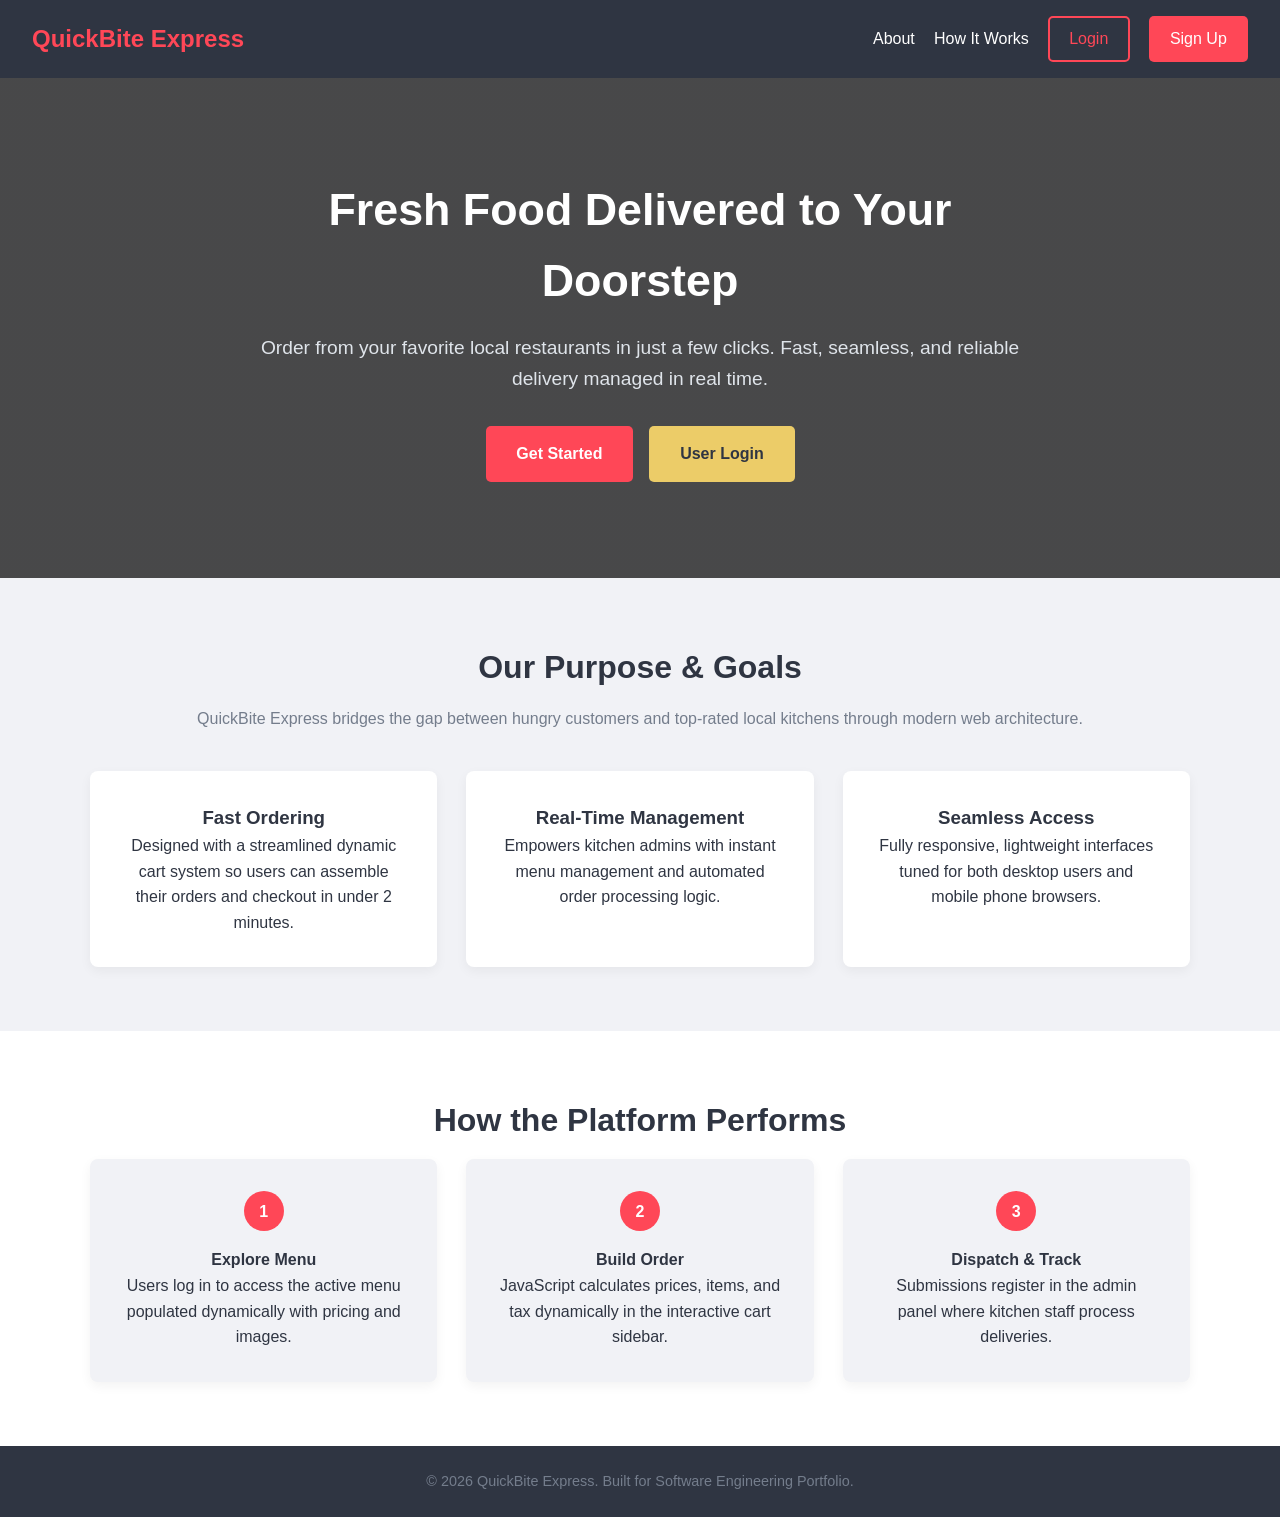
<file: index.html>
<!DOCTYPE html>
<html lang="en">
<head>
    <meta charset="UTF-8">
    <meta name="viewport" content="width=device-width, initial-scale=1.0">
    <title>QuickBite Express | Fast & Reliable Food Delivery</title>
    <link rel="stylesheet" href="style.css">
</head>
<body>

    <!-- Header Navigation -->
    <header class="navbar">
        <div class="logo">QuickBite Express</div>
        <nav class="nav-links">
            <a href="#about">About</a>
            <a href="#features">How It Works</a>
            <a href="login.html" class="btn btn-outline">Login</a>
            <a href="signup.html" class="btn btn-primary">Sign Up</a>
        </nav>
    </header>

    <!-- Hero Section -->
    <section class="hero">
        <div class="hero-content">
            <h1>Fresh Food Delivered to Your Doorstep</h1>
            <p>Order from your favorite local restaurants in just a few clicks. Fast, seamless, and reliable delivery managed in real time.</p>
            <div class="hero-buttons">
                <a href="signup.html" class="btn btn-primary btn-large">Get Started</a>
                <a href="login.html" class="btn btn-secondary btn-large">User Login</a>
            </div>
        </div>
    </section>

    <!-- About & Goals Section -->
    <section id="about" class="section">
        <div class="section-container">
            <h2>Our Purpose & Goals</h2>
            <p class="section-desc">QuickBite Express bridges the gap between hungry customers and top-rated local kitchens through modern web architecture.</p>
            
            <div class="cards-grid">
                <div class="info-card">
                    <h3>Fast Ordering</h3>
                    <p>Designed with a streamlined dynamic cart system so users can assemble their orders and checkout in under 2 minutes.</p>
                </div>
                <div class="info-card">
                    <h3>Real-Time Management</h3>
                    <p>Empowers kitchen admins with instant menu management and automated order processing logic.</p>
                </div>
                <div class="info-card">
                    <h3>Seamless Access</h3>
                    <p>Fully responsive, lightweight interfaces tuned for both desktop users and mobile phone browsers.</p>
                </div>
            </div>
        </div>
    </section>

    <!-- How It Performs Section -->
    <section id="features" class="section section-alt">
        <div class="section-container">
            <h2>How the Platform Performs</h2>
            <div class="steps-grid">
                <div class="step-card">
                    <div class="step-num">1</div>
                    <h4>Explore Menu</h4>
                    <p>Users log in to access the active menu populated dynamically with pricing and images.</p>
                </div>
                <div class="step-card">
                    <div class="step-num">2</div>
                    <h4>Build Order</h4>
                    <p>JavaScript calculates prices, items, and tax dynamically in the interactive cart sidebar.</p>
                </div>
                <div class="step-card">
                    <div class="step-num">3</div>
                    <h4>Dispatch & Track</h4>
                    <p>Submissions register in the admin panel where kitchen staff process deliveries.</p>
                </div>
            </div>
        </div>
    </section>

    <!-- Footer -->
    <footer>
        <p>&copy; 2026 QuickBite Express. Built for Software Engineering Portfolio.</p>
    </footer>

</body>
</html>
</file>
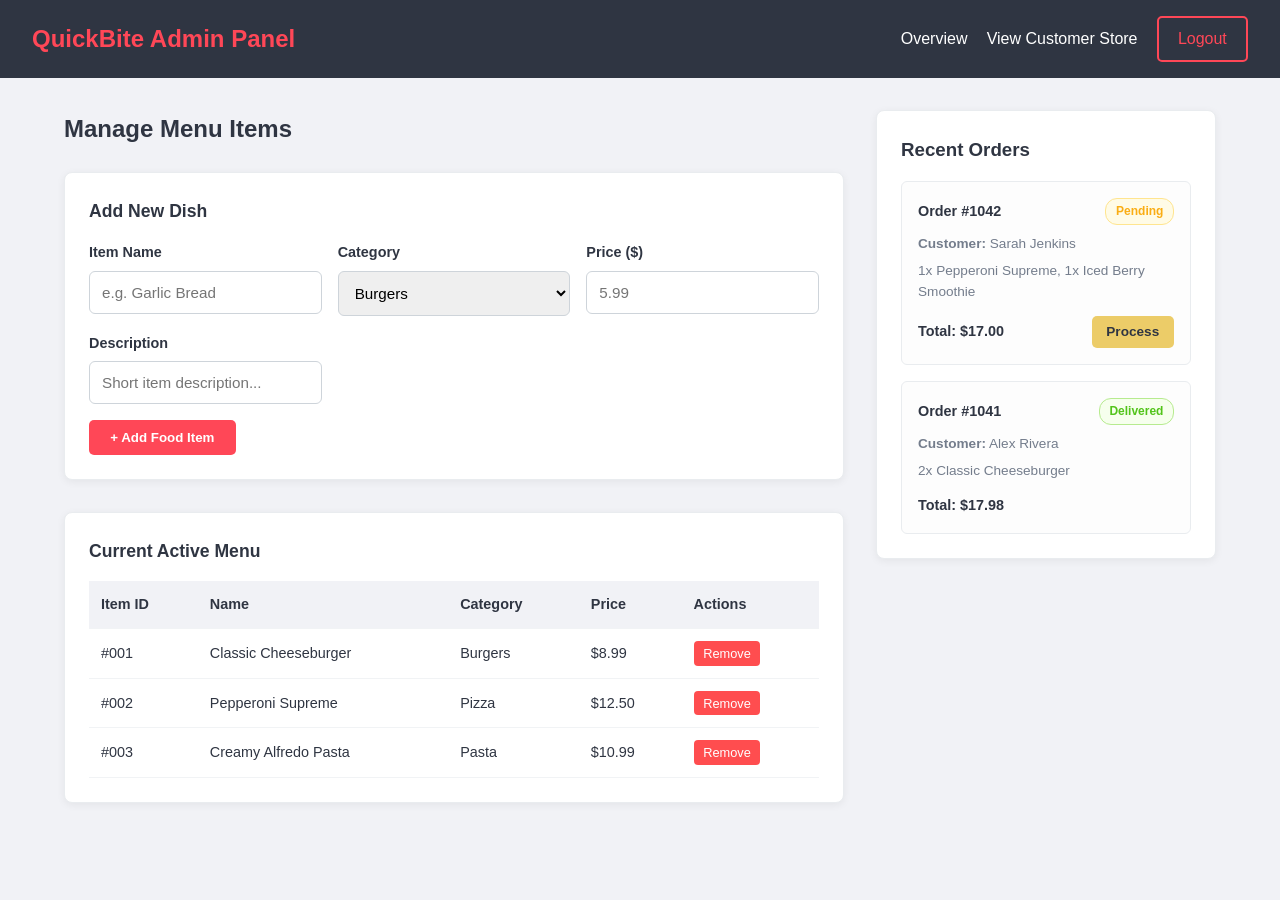
<file: admin.html>
<!DOCTYPE html>
<html lang="en">
<head>
    <meta charset="UTF-8">
    <meta name="viewport" content="width=device-width, initial-scale=1.0">
    <title>QuickBite Express | Admin Dashboard</title>
    <link rel="stylesheet" href="style.css">
</head>
<body>

    <!-- Header Navigation -->
    <header class="navbar">
        <div class="logo">QuickBite <span>Admin Panel</span></div>
        <nav class="nav-links">
            <a href="admin.html" class="active">Overview</a>
            <a href="dashboard.html" target="_blank">View Customer Store</a>
            <a href="login.html" class="btn btn-outline">Logout</a>
        </nav>
    </header>

    <main class="dashboard-container">
        
        <!-- Left Side: Add New Menu Item Form -->
        <section class="menu-section">
            <div class="menu-header">
                <h2>Manage Menu Items</h2>
            </div>

            <!-- Form to Add Food Item -->
            <form class="admin-form-card" id="add-food-form">
                <h3>Add New Dish</h3>
                <div class="form-grid">
                    <div class="form-group">
                        <label for="dish-name">Item Name</label>
                        <input type="text" id="dish-name" placeholder="e.g. Garlic Bread" required class="form-input">
                    </div>
                    <div class="form-group">
                        <label for="dish-category">Category</label>
                        <select id="dish-category" class="form-input" required>
                            <option value="Burgers">Burgers</option>
                            <option value="Pizza">Pizza</option>
                            <option value="Pasta">Pasta</option>
                            <option value="Drinks">Drinks</option>
                        </select>
                    </div>
                    <div class="form-group">
                        <label for="dish-price">Price ($)</label>
                        <input type="number" id="dish-price" step="0.01" placeholder="5.99" required class="form-input">
                    </div>
                    <div class="form-group">
                        <label for="dish-desc">Description</label>
                        <input type="text" id="dish-desc" placeholder="Short item description..." class="form-input">
                    </div>
                </div>
                <button type="submit" class="btn btn-primary mt-1">+ Add Food Item</button>
            </form>

            <!-- Active Menu Items Table -->
            <div class="table-card mt-2">
                <h3>Current Active Menu</h3>
                <table class="admin-table">
                    <thead>
                        <tr>
                            <th>Item ID</th>
                            <th>Name</th>
                            <th>Category</th>
                            <th>Price</th>
                            <th>Actions</th>
                        </tr>
                    </thead>
                    <tbody>
                        <tr>
                            <td>#001</td>
                            <td>Classic Cheeseburger</td>
                            <td>Burgers</td>
                            <td>$8.99</td>
                            <td><button class="btn-danger-sm">Remove</button></td>
                        </tr>
                        <tr>
                            <td>#002</td>
                            <td>Pepperoni Supreme</td>
                            <td>Pizza</td>
                            <td>$12.50</td>
                            <td><button class="btn-danger-sm">Remove</button></td>
                        </tr>
                        <tr>
                            <td>#003</td>
                            <td>Creamy Alfredo Pasta</td>
                            <td>Pasta</td>
                            <td>$10.99</td>
                            <td><button class="btn-danger-sm">Remove</button></td>
                        </tr>
                    </tbody>
                </table>
            </div>
        </section>

        <!-- Right Side: Recent Orders Panel -->
        <aside class="cart-sidebar">
            <h3>Recent Orders</h3>
            <div class="admin-order-list">
                
                <div class="order-card">
                    <div class="order-header">
                        <span class="order-id">Order #1042</span>
                        <span class="badge badge-pending">Pending</span>
                    </div>
                    <p class="order-customer"><strong>Customer:</strong> Sarah Jenkins</p>
                    <p class="order-items">1x Pepperoni Supreme, 1x Iced Berry Smoothie</p>
                    <div class="order-footer">
                        <span>Total: $17.00</span>
                        <button class="btn btn-sm btn-secondary">Process</button>
                    </div>
                </div>

                <div class="order-card">
                    <div class="order-header">
                        <span class="order-id">Order #1041</span>
                        <span class="badge badge-completed">Delivered</span>
                    </div>
                    <p class="order-customer"><strong>Customer:</strong> Alex Rivera</p>
                    <p class="order-items">2x Classic Cheeseburger</p>
                    <div class="order-footer">
                        <span>Total: $17.98</span>
                    </div>
                </div>

            </div>
        </aside>

    </main>

</body>
</html>
</file>
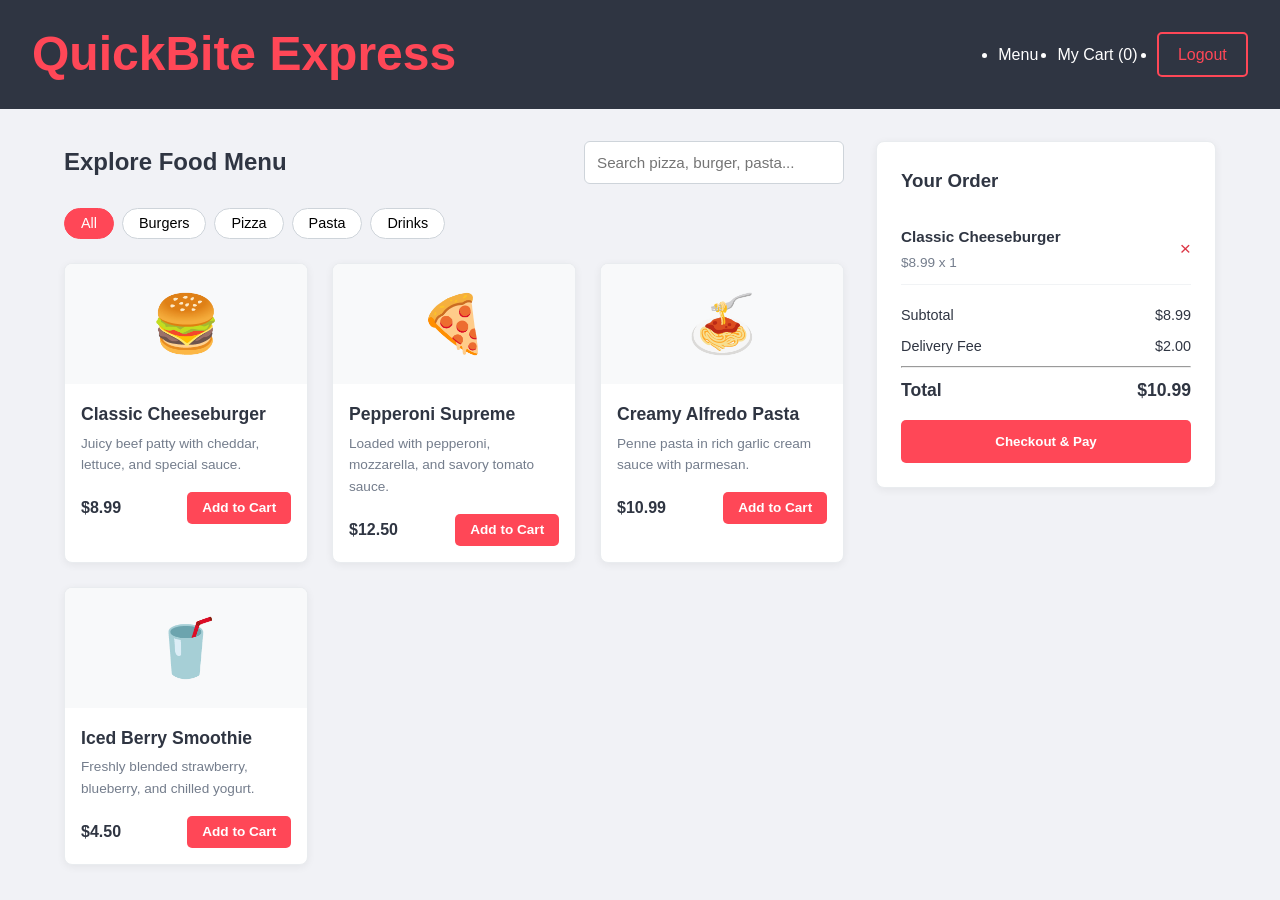
<file: dashboard.html>
<!DOCTYPE html>
<html lang="en">
<head>
    <meta charset="UTF-8">
    <meta name="viewport" content="width=device-width, initial-scale=1.0">
    <title>QuickBite Express | Customer Dashboard</title>
    <link rel="stylesheet" href="style.css">
</head>
<body>

    <!-- Header Navigation -->
    <header class="navbar">
        <div class="logo">
            <h1>QuickBite <span>Express</span></h1>
        </div>
        <nav>
            <ul class="nav-links">
                <li><a href="dashboard.html" class="active">Menu</a></li>
                <li><a href="#cart">My Cart (<span id="cart-count">0</span>)</a></li>
                <li><a href="login.html" class="btn btn-outline">Logout</a></li>
            </ul>
        </nav>
    </header>

    <!-- Main Dashboard Layout -->
    <main class="dashboard-container">
        
        <!-- Main Content Area: Search & Food Menu -->
        <section class="menu-section">
            <div class="menu-header">
                <h2>Explore Food Menu</h2>
                <div class="search-bar">
                    <input type="text" placeholder="Search pizza, burger, pasta..." class="form-input">
                </div>
            </div>

            <!-- Filter Categories -->
            <div class="category-tags">
                <button class="tag active">All</button>
                <button class="tag">Burgers</button>
                <button class="tag">Pizza</button>
                <button class="tag">Pasta</button>
                <button class="tag">Drinks</button>
            </div>

            <!-- Menu Cards Grid -->
            <div class="menu-grid">
                
                <div class="food-card">
                    <div class="food-img-placeholder">🍔</div>
                    <div class="food-info">
                        <h3>Classic Cheeseburger</h3>
                        <p class="food-desc">Juicy beef patty with cheddar, lettuce, and special sauce.</p>
                        <div class="food-footer">
                            <span class="price">$8.99</span>
                            <button class="btn btn-primary btn-sm">Add to Cart</button>
                        </div>
                    </div>
                </div>

                <div class="food-card">
                    <div class="food-img-placeholder">🍕</div>
                    <div class="food-info">
                        <h3>Pepperoni Supreme</h3>
                        <p class="food-desc">Loaded with pepperoni, mozzarella, and savory tomato sauce.</p>
                        <div class="food-footer">
                            <span class="price">$12.50</span>
                            <button class="btn btn-primary btn-sm">Add to Cart</button>
                        </div>
                    </div>
                </div>

                <div class="food-card">
                    <div class="food-img-placeholder">🍝</div>
                    <div class="food-info">
                        <h3>Creamy Alfredo Pasta</h3>
                        <p class="food-desc">Penne pasta in rich garlic cream sauce with parmesan.</p>
                        <div class="food-footer">
                            <span class="price">$10.99</span>
                            <button class="btn btn-primary btn-sm">Add to Cart</button>
                        </div>
                    </div>
                </div>

                <div class="food-card">
                    <div class="food-img-placeholder">🥤</div>
                    <div class="food-info">
                        <h3>Iced Berry Smoothie</h3>
                        <p class="food-desc">Freshly blended strawberry, blueberry, and chilled yogurt.</p>
                        <div class="food-footer">
                            <span class="price">$4.50</span>
                            <button class="btn btn-primary btn-sm">Add to Cart</button>
                        </div>
                    </div>
                </div>

            </div>
        </section>

        <!-- Sidebar Area: Cart Summary -->
        <aside class="cart-sidebar" id="cart">
            <h3>Your Order</h3>
            <div class="cart-items">
                <div class="cart-item">
                    <div>
                        <h4>Classic Cheeseburger</h4>
                        <span class="cart-item-price">$8.99 x 1</span>
                    </div>
                    <button class="remove-btn">&times;</button>
                </div>
            </div>

            <div class="cart-summary">
                <div class="summary-row">
                    <span>Subtotal</span>
                    <span>$8.99</span>
                </div>
                <div class="summary-row">
                    <span>Delivery Fee</span>
                    <span>$2.00</span>
                </div>
                <hr>
                <div class="summary-row total">
                    <span>Total</span>
                    <span>$10.99</span>
                </div>
                <button class="btn btn-primary btn-full mt-1">Checkout & Pay</button>
            </div>
        </aside>

    </main>

</body>
</html>
</file>
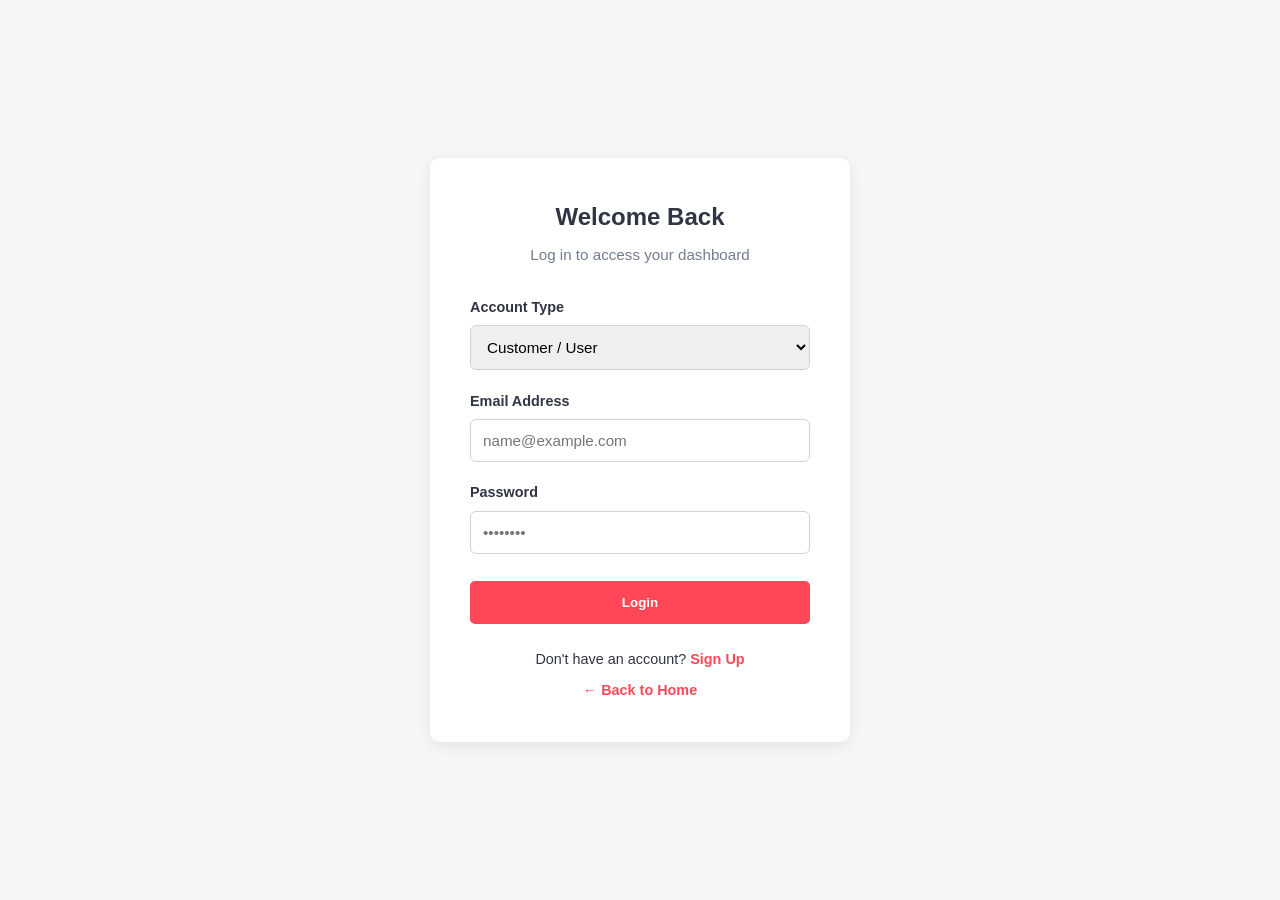
<file: login.html>
<!DOCTYPE html>
<html lang="en">
<head>
    <meta charset="UTF-8">
    <meta name="viewport" content="width=device-width, initial-scale=1.0">
    <title>QuickBite Express | Login</title>
    <link rel="stylesheet" href="style.css">
</head>
<body class="auth-body">

    <div class="auth-container">
        <div class="auth-header">
            <h2>Welcome Back</h2>
            <p>Log in to access your dashboard</p>
        </div>

        <form action="dashboard.html" method="GET" class="auth-form">
            <div class="form-group">
                <label for="role">Account Type</label>
                <select id="role" name="role" required class="form-input">
                    <option value="customer">Customer / User</option>
                    <option value="admin">Restaurant Admin</option>
                </select>
            </div>

            <div class="form-group">
                <label for="email">Email Address</label>
                <input type="email" id="email" placeholder="name@example.com" required class="form-input">
            </div>

            <div class="form-group">
                <label for="password">Password</label>
                <input type="password" id="password" placeholder="••••••••" required class="form-input">
            </div>

            <button type="submit" class="btn btn-primary btn-full">Login</button>
        </form>

        <div class="auth-footer">
            <p>Don't have an account? <a href="signup.html">Sign Up</a></p>
            <p><a href="index.html">← Back to Home</a></p>
        </div>
    </div>

</body>
</html>
</file>
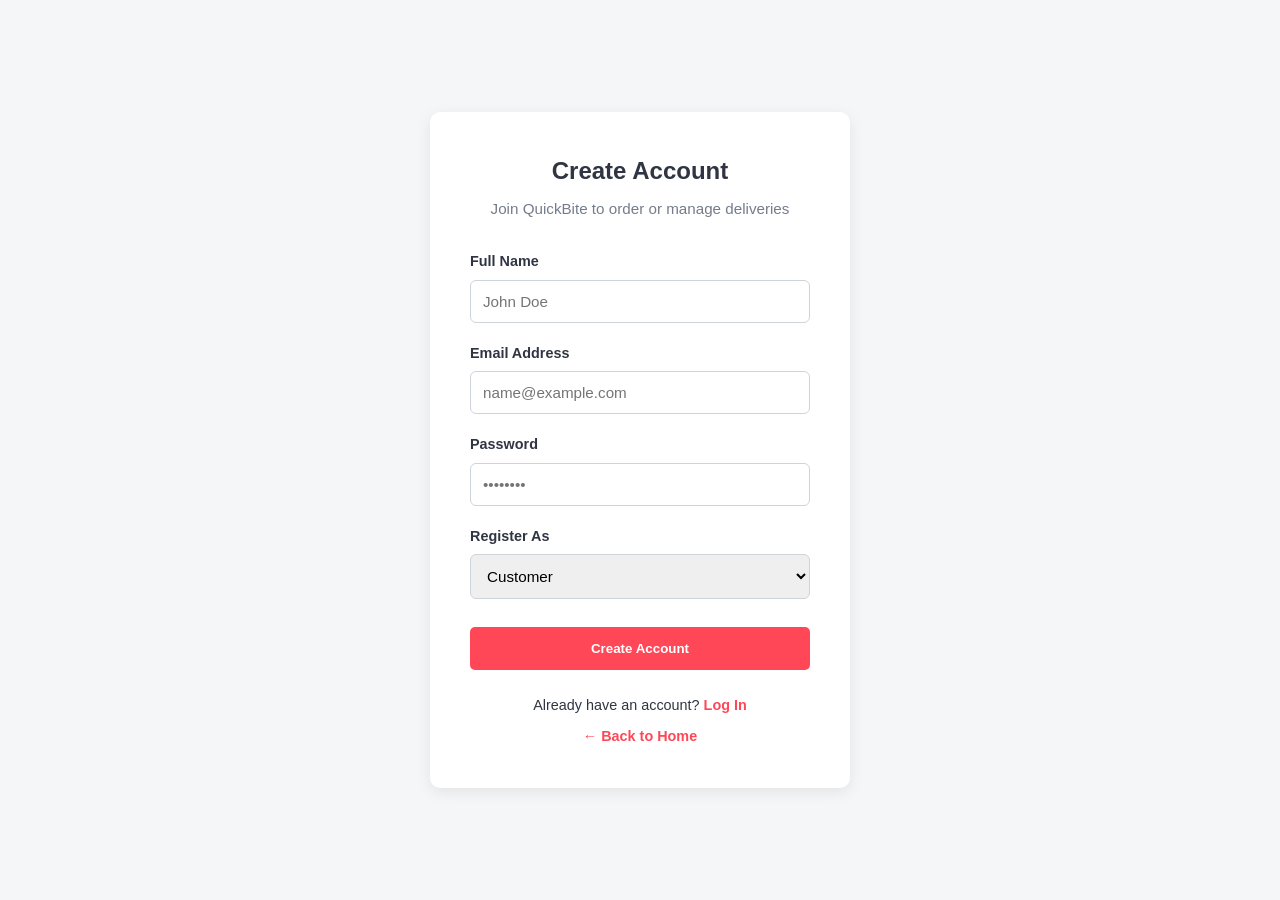
<file: signup.html>
<!DOCTYPE html>
<html lang="en">
<head>
    <meta charset="UTF-8">
    <meta name="viewport" content="width=device-width, initial-scale=1.0">
    <title>QuickBite Express | Sign Up</title>
    <link rel="stylesheet" href="style.css">
</head>
<body class="auth-body">

    <div class="auth-container">
        <div class="auth-header">
            <h2>Create Account</h2>
            <p>Join QuickBite to order or manage deliveries</p>
        </div>

        <form action="login.html" method="GET" class="auth-form">
            <div class="form-group">
                <label for="fullname">Full Name</label>
                <input type="text" id="fullname" placeholder="John Doe" required class="form-input">
            </div>

            <div class="form-group">
                <label for="email">Email Address</label>
                <input type="email" id="email" placeholder="name@example.com" required class="form-input">
            </div>

            <div class="form-group">
                <label for="password">Password</label>
                <input type="password" id="password" placeholder="••••••••" required class="form-input">
            </div>

            <div class="form-group">
                <label for="role">Register As</label>
                <select id="role" name="role" required class="form-input">
                    <option value="customer">Customer</option>
                    <option value="admin">Restaurant Manager</option>
                </select>
            </div>

            <button type="submit" class="btn btn-primary btn-full">Create Account</button>
        </form>

        <div class="auth-footer">
            <p>Already have an account? <a href="login.html">Log In</a></p>
            <p><a href="index.html">← Back to Home</a></p>
        </div>
    </div>

</body>
</html>
</file>
<file: style.css>
:root {
    --primary: #ff4757;
    --dark: #2f3542;
    --light: #f1f2f6;
    --gray: #747d8c;
}

* {
    box-sizing: border-box;
    margin: 0;
    padding: 0;
    font-family: 'Segoe UI', Tahoma, Geneva, Verdana, sans-serif;
}

body {
    background-color: var(--light);
    color: var(--dark);
    line-height: 1.6;
}

/* Navbar */
.navbar {
    background: var(--dark);
    color: #fff;
    padding: 1rem 2rem;
    display: flex;
    justify-content: space-between;
    align-items: center;
    position: sticky;
    top: 0;
    z-index: 100;
}

.logo {
    font-size: 1.5rem;
    font-weight: bold;
    color: var(--primary);
}

.nav-links {
    display: flex;
    gap: 1.2rem;
    align-items: center;
}

.nav-links a {
    color: #fff;
    text-decoration: none;
    font-weight: 500;
}

/* Buttons */
.btn {
    padding: 0.5rem 1.2rem;
    border-radius: 5px;
    text-decoration: none;
    font-weight: bold;
    display: inline-block;
    border: 2px solid transparent;
    cursor: pointer;
}

.btn-primary {
    background: var(--primary);
    color: #fff !important;
}

.btn-secondary {
    background: #eccc68;
    color: var(--dark) !important;
}

.btn-outline {
    border-color: var(--primary);
    color: var(--primary) !important;
}

.btn-large {
    padding: 0.8rem 1.8rem;
    font-size: 1rem;
}

/* Hero Section */
.hero {
    background: linear-gradient(rgba(0, 0, 0, 0.7), rgba(0, 0, 0, 0.7)), 
                url('https://images.unsplash.com/photo-1504674900247-0877df9cc836?auto=format&fit=crop&w=1200&q=80') center/cover;
    color: #fff;
    padding: 6rem 2rem;
    text-align: center;
}

.hero-content {
    max-width: 800px;
    margin: 0 auto;
}

.hero h1 {
    font-size: 2.8rem;
    margin-bottom: 1rem;
}

.hero p {
    font-size: 1.2rem;
    margin-bottom: 2rem;
    color: #dfe4ea;
}

.hero-buttons {
    display: flex;
    justify-content: center;
    gap: 1rem;
}

/* Sections */
.section {
    padding: 4rem 2rem;
}

.section-alt {
    background: #ffffff;
}

.section-container {
    max-width: 1100px;
    margin: 0 auto;
    text-align: center;
}

.section-container h2 {
    font-size: 2rem;
    margin-bottom: 0.8rem;
}

.section-desc {
    color: var(--gray);
    margin-bottom: 2.5rem;
}

.cards-grid, .steps-grid {
    display: grid;
    grid-template-columns: repeat(auto-fit, minmax(280px, 1fr));
    gap: 1.8rem;
}

.info-card, .step-card {
    background: #fff;
    padding: 2rem;
    border-radius: 8px;
    box-shadow: 0 4px 12px rgba(0,0,0,0.05);
}

.section-alt .info-card, .section-alt .step-card {
    background: var(--light);
}

.step-num {
    background: var(--primary);
    color: #fff;
    width: 40px;
    height: 40px;
    border-radius: 50%;
    display: flex;
    align-items: center;
    justify-content: center;
    font-weight: bold;
    margin: 0 auto 1rem;
}

footer {
    background: var(--dark);
    color: var(--gray);
    text-align: center;
    padding: 1.5rem;
    font-size: 0.9rem;
}
/* Dashboard Layout */
.dashboard-container {
    display: grid;
    grid-template-columns: 1fr 340px;
    gap: 2rem;
    max-width: 1200px;
    margin: 2rem auto;
    padding: 0 1.5rem;
}

.menu-header {
    display: flex;
    justify-content: space-between;
    align-items: center;
    margin-bottom: 1.5rem;
}

.search-bar input {
    width: 260px;
}

.category-tags {
    display: flex;
    gap: 0.5rem;
    margin-bottom: 1.5rem;
}

.tag {
    padding: 0.4rem 1rem;
    border: 1px solid #ced4da;
    border-radius: 20px;
    background: white;
    cursor: pointer;
    font-size: 0.9rem;
}

.tag.active, .tag:hover {
    background: var(--primary);
    color: white;
    border-color: var(--primary);
}

/* Menu Grid */
.menu-grid {
    display: grid;
    grid-template-columns: repeat(auto-fill, minmax(230px, 1fr));
    gap: 1.5rem;
}

.food-card {
    background: white;
    border-radius: 8px;
    overflow: hidden;
    box-shadow: 0 2px 8px rgba(0,0,0,0.06);
    border: 1px solid #e9ecef;
}

.food-img-placeholder {
    height: 120px;
    background: #f8f9fa;
    display: flex;
    align-items: center;
    justify-content: center;
    font-size: 3.5rem;
}

.food-info {
    padding: 1rem;
}

.food-info h3 {
    font-size: 1.1rem;
    margin-bottom: 0.3rem;
}

.food-desc {
    color: var(--gray);
    font-size: 0.85rem;
    margin-bottom: 1rem;
}

.food-footer {
    display: flex;
    justify-content: space-between;
    align-items: center;
}

.price {
    font-weight: 700;
    color: var(--dark);
}

.btn-sm {
    padding: 0.4rem 0.8rem;
    font-size: 0.85rem;
}

/* Cart Sidebar */
.cart-sidebar {
    background: white;
    padding: 1.5rem;
    border-radius: 8px;
    box-shadow: 0 2px 8px rgba(0,0,0,0.06);
    border: 1px solid #e9ecef;
    height: fit-content;
}

.cart-items {
    margin: 1.2rem 0;
}

.cart-item {
    display: flex;
    justify-content: space-between;
    align-items: center;
    padding: 0.6rem 0;
    border-bottom: 1px solid #f1f3f5;
}

.cart-item h4 {
    font-size: 0.95rem;
}

.cart-item-price {
    font-size: 0.85rem;
    color: var(--gray);
}

.remove-btn {
    background: none;
    border: none;
    color: #dc3545;
    font-size: 1.2rem;
    cursor: pointer;
}

.cart-summary {
    margin-top: 1rem;
}

.summary-row {
    display: flex;
    justify-content: space-between;
    margin-bottom: 0.5rem;
    font-size: 0.9rem;
}

.summary-row.total {
    font-weight: 700;
    font-size: 1.1rem;
    margin-top: 0.5rem;
}

.mt-1 {
    margin-top: 1rem;
}
/* ==========================================
   Authentication Views (login.html & signup.html)
   ========================================== */
.auth-body {
    display: flex;
    align-items: center;
    justify-content: center;
    min-height: 100vh;
    background: #f4f6f8;
}

.auth-container {
    background: #ffffff;
    width: 100%;
    max-width: 420px;
    padding: 2.5rem;
    border-radius: 10px;
    box-shadow: 0 4px 15px rgba(0, 0, 0, 0.08);
}

.auth-header {
    text-align: center;
    margin-bottom: 1.8rem;
}

.auth-header h2 {
    color: var(--dark, #1a1a1a);
    margin-bottom: 0.4rem;
}

.auth-header p {
    color: var(--gray, #6c757d);
    font-size: 0.95rem;
}

.auth-form .form-group {
    margin-bottom: 1.2rem;
}

.form-group label {
    display: block;
    font-weight: 600;
    margin-bottom: 0.4rem;
    font-size: 0.9rem;
}

.form-input {
    width: 100%;
    padding: 0.75rem;
    border: 1px solid #ced4da;
    border-radius: 6px;
    font-size: 0.95rem;
    box-sizing: border-box;
}

.form-input:focus {
    outline: none;
    border-color: var(--primary, #ff5722);
}

.btn-full {
    width: 100%;
    margin-top: 0.5rem;
    padding: 0.75rem;
}

.auth-footer {
    text-align: center;
    margin-top: 1.5rem;
    font-size: 0.9rem;
}

.auth-footer a {
    color: var(--primary, #ff5722);
    text-decoration: none;
    font-weight: 600;
}

.auth-footer p {
    margin-top: 0.5rem;
}
/* Admin Panel Specific Styles */
.admin-form-card, .table-card {
    background: #ffffff;
    padding: 1.5rem;
    border-radius: 8px;
    box-shadow: 0 2px 8px rgba(0,0,0,0.06);
    border: 1px solid #e9ecef;
}

.admin-form-card h3, .table-card h3 {
    margin-bottom: 1rem;
    font-size: 1.1rem;
}

.form-grid {
    display: grid;
    grid-template-columns: repeat(auto-fit, minmax(200px, 1fr));
    gap: 1rem;
}

.mt-2 {
    margin-top: 2rem;
}

/* Admin Table */
.admin-table {
    width: 100%;
    border-collapse: collapse;
    margin-top: 0.5rem;
}

.admin-table th, .admin-table td {
    padding: 0.75rem;
    text-align: left;
    border-bottom: 1px solid #f1f3f5;
    font-size: 0.9rem;
}

.admin-table th {
    background-color: var(--light);
    font-weight: 600;
}

.btn-danger-sm {
    background: #ff4d4f;
    color: white;
    border: none;
    padding: 0.3rem 0.6rem;
    border-radius: 4px;
    cursor: pointer;
    font-size: 0.8rem;
}

.btn-danger-sm:hover {
    background: #d9363e;
}

/* Order Badges */
.admin-order-list {
    display: flex;
    flex-direction: column;
    gap: 1rem;
    margin-top: 1rem;
}

.order-card {
    border: 1px solid #e9ecef;
    padding: 1rem;
    border-radius: 6px;
    background: #fdfdfd;
}

.order-header {
    display: flex;
    justify-content: space-between;
    align-items: center;
    margin-bottom: 0.5rem;
}

.order-id {
    font-weight: bold;
    font-size: 0.9rem;
}

.badge {
    padding: 0.2rem 0.6rem;
    border-radius: 12px;
    font-size: 0.75rem;
    font-weight: 600;
}

.badge-pending {
    background: #fffbe6;
    color: #faad14;
    border: 1px solid #ffe58f;
}

.badge-completed {
    background: #f6ffed;
    color: #52c41a;
    border: 1px solid #b7eb8f;
}

.order-customer, .order-items {
    font-size: 0.85rem;
    color: var(--gray);
    margin-bottom: 0.3rem;
}

.order-footer {
    display: flex;
    justify-content: space-between;
    align-items: center;
    margin-top: 0.8rem;
    font-weight: bold;
    font-size: 0.9rem;
}
</file>
